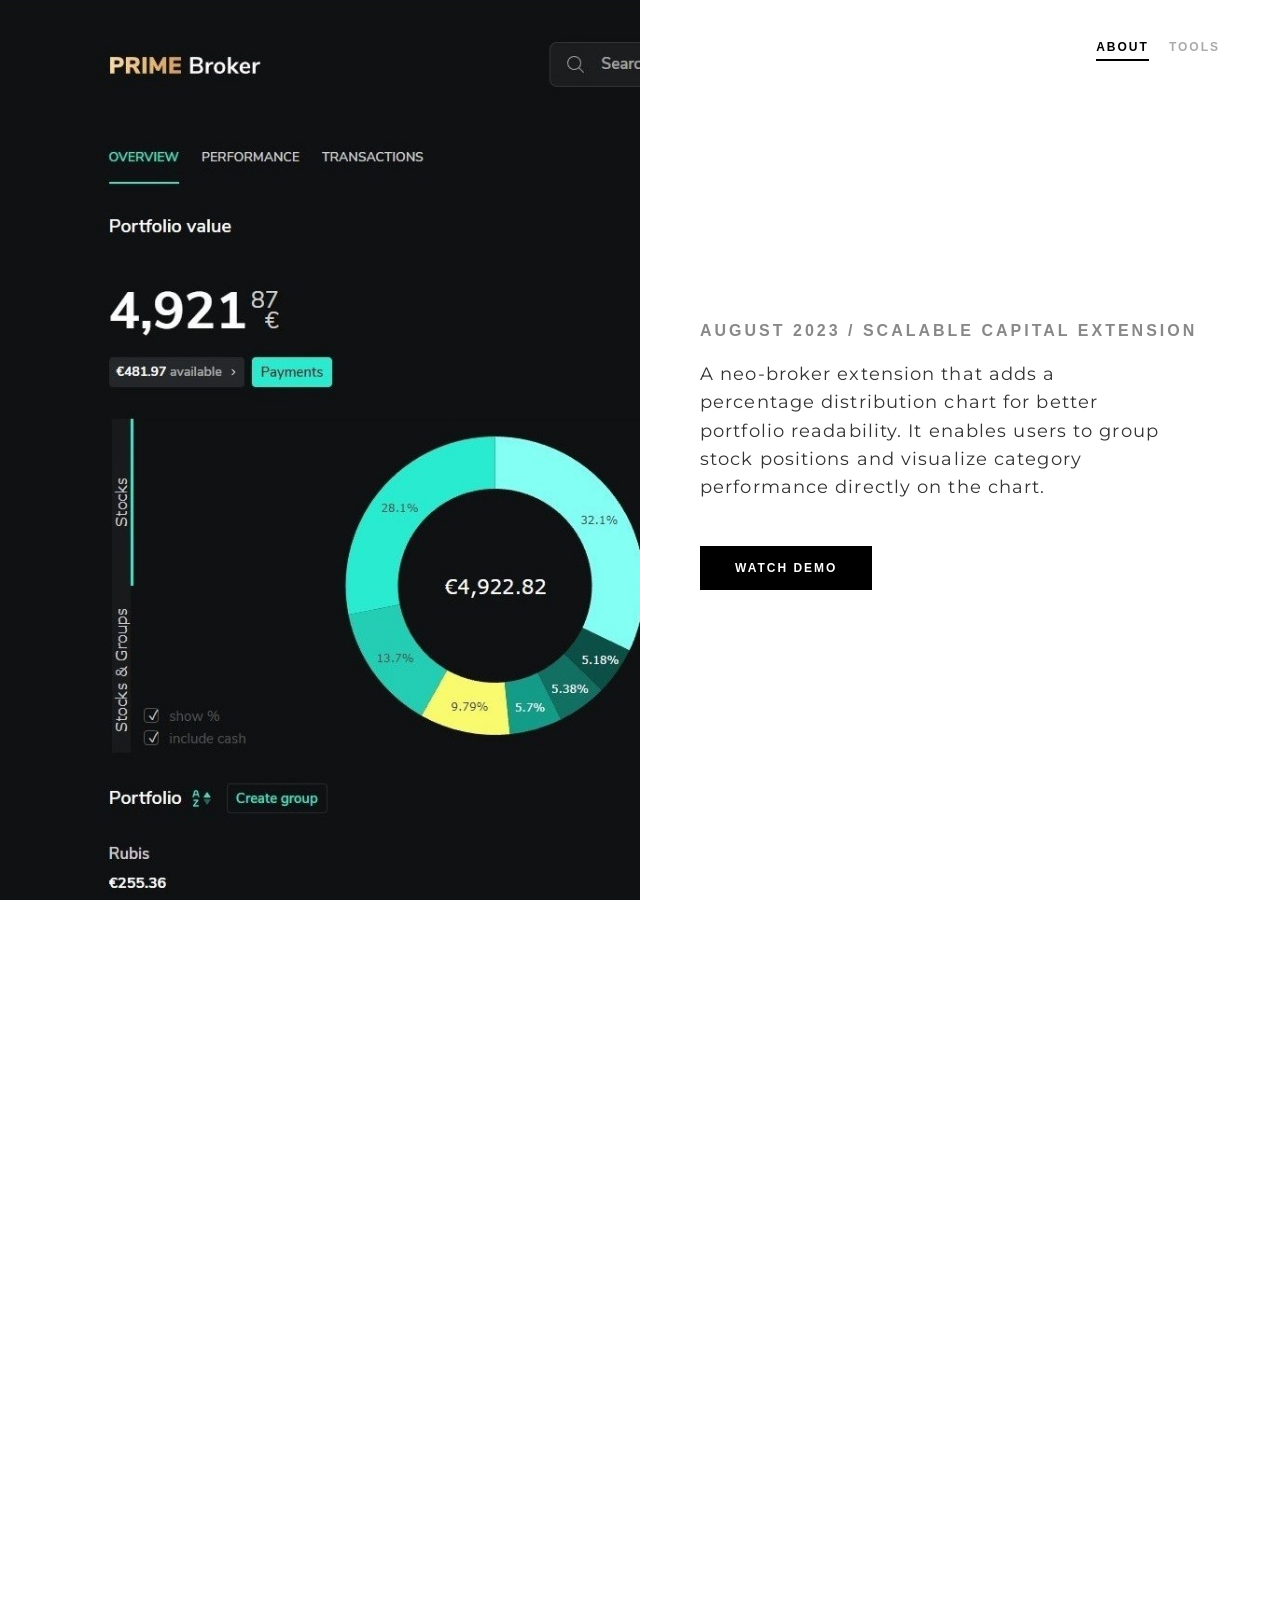
<file: index.html>
<!DOCTYPE html>
<html lang="en">
<head>
<meta charset="UTF-8" name="robots" content="noindex, nofollow, noarchive">
<title>Cornel's portfolio</title>
<link rel="icon" href="assets/icons/suitcase-portfolio-svgrepo-com.svg" type="image/x-icon">
<link rel="preconnect" href="https://googleapis.com">
<link rel="preconnect" href="https://gstatic.com" crossorigin>
<link rel="stylesheet" href="https://fonts.googleapis.com/css?family=Montserrat">
<link rel="stylesheet" href="style.css">
</head>
<body>

<div class="main-wrapper" id="slider">
  <!-- Project 8 -->
  <div class="row">
    <div class="left">
      <div class="row-app-img-container">
        <img class="row-app-img-full-vhvw" src="images/portfolio_img/scalable/extension_16_9.jpg" alt="Scalable capital extension" />
      </div>
    </div>
    <div class="card-tabs">
      <input type="radio" name="tab8" id="about-8" checked>
      <input type="radio" name="tab8" id="tools-8">
      
      <div class="nav">
        <label for="about-8">About</label>
        <label for="tools-8">Tools</label>
      </div>

      <div class="tab-content content-about">
        <h2>August 2023 / Scalable Capital extension</h2>
        <p class="project-short-descr">
          A neo-broker extension that adds a percentage distribution chart for better portfolio readability. It enables users to group stock positions and visualize category performance directly on the chart.
        </p>
        <div class="project-row-btns-list">
          <a href="https://www.youtube.com/watch?v=Dw2yRuYYHG8" class="project-row-btn" target="_blank">WATCH DEMO</a>
        </div> 
      </div>

      <div class="tab-content content-tools">
        <h2>Production Tools</h2>
        <ul>
          <li>Visual Studio Code</li>
          <li>JavaScript</li>
          <li>Plotly.js</li>  
          <li>Chrome DevTools</li>
          <li>Git</li>
        </ul>
      </div>
    </div>
  </div>

  <!-- Project 7 -->
  <div class="row">
    <div class="left">
      <div class="row-app-img-container">
        <img class="row-app-img-full-vhvw" src="images/portfolio_img/brunetto/Untitled0.png" alt="Brunetto app" />
      </div>
    </div>
    <div class="card-tabs">
      <input type="radio" name="tab7" id="about-7" checked>
      <input type="radio" name="tab7" id="tools-7">
      
      <div class="nav">
        <label for="about-7">About</label>
        <label for="tools-7">Tools</label>
      </div>

      <div class="tab-content content-about">
        <h2>January 2023 / Brunetto</h2>
        <p class="project-short-descr">
          The Brunetto Application is a German gross-to-net salary calculator <strong>with over 13,000 downloads</strong> and <strong>1,600 monthly active users</strong>. It features visual tax diagrams and a detailed breakdown of social security contributions and income tax components.
        </p>
        <div class="project-row-btns-list">
          <a href="https://www.youtube.com/watch?v=s1Rtj7-uJIE" class="project-row-btn" target="_blank">WATCH DEMO</a>
          <a href="https://play.google.com/store/apps/details?id=com.malferma.brunetto&pcampaignid=web_share" class="project-row-btn" target="_blank">GOOGLE PLAY</a>
        </div> 
      </div>

      <div class="tab-content content-tools">
        <h2>Production Tools</h2>
        <ul>
          <li>Android Studio IDE</li> 
          <li>Kotlin</li>
          <li>Jetpack Compose</li>
          <li>Room</li>
          <li>Git</li>
          <li>KtLint</li> 
          <li>Detekt</li>
        </ul>
      </div>
    </div>
  </div>

  <!-- Project 6 -->
  <div class="row">
    <div class="left">
      <div class="row-app-img-container">
        <img class="row-app-img-full-vhvw" src="images/portfolio_img/memento_mori/Untitled0.png" alt="Memento Mori app" />
      </div>
    </div>
    <div class="card-tabs">
      <input type="radio" name="tab6" id="about-6" checked>
      <input type="radio" name="tab6" id="tools-6">
      
      <div class="nav">
        <label for="about-6">About</label>
        <label for="tools-6">Tools</label>
      </div>

      <div class="tab-content content-about">
        <h2>January 2023 / Memento mori</h2>
        <p class="project-short-descr">
          This application utilizes an interactive dashboard to display life expectancy data, organized into six distinct age brackets for better analysis.
        </p>
        <div class="project-row-btns-list">
          <a href="https://www.youtube.com/watch?v=smXpJBDgnTE" class="project-row-btn" target="_blank">WATCH DEMO</a>
          <a href="https://play.google.com/store/apps/details?id=com.malferma.mementomori&pcampaignid=web_share" class="project-row-btn" target="_blank">GOOGLE PLAY</a>
        </div> 
      </div>

      <div class="tab-content content-tools">
        <h2>Production Tools</h2>
        <ul>
          <li>Android Studio IDE</li> 
          <li>Kotlin</li>
          <li>Jetpack Compose</li>
          <li>Room</li>
          <li>Git</li>
          <li>KtLint</li> 
          <li>Detekt</li>
          <li>GitHub CI</li>
        </ul>
      </div>
    </div>
  </div>

  <!-- Project 5 -->
    <div class="row">
    <div class="left">
      <div class="row-app-img-container">
        <img class="row-app-img-full-vhvw" src="images/portfolio_img/ipsubnetting_mobile/Untitled0.png" alt="Ip Subnetting mobile app" />
      </div>
    </div>
    <div class="card-tabs">
      <input type="radio" name="tab5" id="about-5" checked>
      <input type="radio" name="tab5" id="tools-5">
      
      <div class="nav">
        <label for="about-5">About</label>
        <label for="tools-5">Tools</label>
      </div>

      <div class="tab-content content-about">
        <h2>November 2022 / Ip Subnetting</h2>
        <p class="project-short-descr">
          A mobile IP calculator <strong>with over 5,000 downloads</strong> and <strong>1,100 monthly active users</strong>. It features a training mode with visual progress tracking, performance diagrams, and a leaderboard for top-scoring users.
        </p>
        <div class="project-row-btns-list">
          <a href="https://www.youtube.com/watch?v=9incyY8zYcA" class="project-row-btn" target="_blank">WATCH DEMO</a>
          <a href="https://play.google.com/store/apps/details?id=com.malferma&pcampaignid=web_share" class="project-row-btn" target="_blank">GOOGLE PLAY</a>
        </div> 
      </div>

      <div class="tab-content content-tools">
        <h2>Production Tools</h2>
        <ul>
          <li>Android Studio IDE</li> 
          <li>Kotlin</li>
          <li>Jetpack Compose</li>
          <li>Room</li>
          <li>Firebase</li>
          <li>Git</li>
        </ul>
      </div>
    </div>
  </div>

  <!-- Project 4 -->
  <div class="row">
    <div class="left">
      <div class="row-app-img-container">
        <img class="row-app-img-full-vhvw" src="images/portfolio_img/qshoplist/quick_shop_list_f.png" alt="Quick Shop List app" />
      </div> 
    </div>
    <div class="card-tabs">
      <input type="radio" name="tab4" id="about-4" checked>
      <input type="radio" name="tab4" id="tools-4">
      
      <div class="nav">
        <label for="about-4">About</label>
        <label for="tools-4">Tools</label>
      </div>

      <div class="tab-content content-about">
        <h2>April 2022 / Quick Shopping List</h2>
        <p class="project-short-descr">
          An application that allows users to create and customize lists of items with the flexibility to edit, delete, and store these locally.
        </p>
        <div class="project-row-btns-list">
          <a href="https://www.youtube.com/watch?v=q-BrlzNZX1s" class="project-row-btn" target="_blank">WATCH DEMO</a>
        </div> 
      </div>

      <div class="tab-content content-tools">
        <h2>Production Tools</h2>
        <ul>
          <li>Kotlin</li>
          <li>Shared Preferences</li>
          <li>View XML</li>
          <li>Android Studio IDE</li>
        </ul>
      </div>
    </div>
  </div>

  <!-- Project 3 -->
  <div class="row">
    <div class="left">
      <!--No img, Project name -->
      <!--<h1 style="font-size: 80px; opacity: 0.3;">MOON</h1>-->
      <div class="row-app-img-container">
        <img class="row-app-img-full-height" src="images/portfolio_img/sudoku/sudoku_f2.png" alt="Sudoku app" />
      </div>
    </div>
    <div class="card-tabs">
      <input type="radio" name="tab3" id="about-3" checked>
      <input type="radio" name="tab3" id="tools-3">
      
      <div class="nav">
        <label for="about-3">About</label>
        <label for="tools-3">Tools</label>
      </div>

      <div class="tab-content content-about">
        <h2>July 2021 / SUDOKU</h2>
        <p class="project-short-descr">
          A versatile desktop Sudoku application to play, <strong>generate</strong>, and <strong>solve</strong> puzzles across multiple difficulty levels, featuring an integrated hint system for extra help.
        </p>
        <div class="project-row-btns-list">
          <a href="https://www.youtube.com/watch?v=-RR6sMF6qnA" class="project-row-btn" target="_blank">WATCH DEMO</a>
        </div> 
      </div>

      <div class="tab-content content-tools">
        <h2>Production Tools</h2>
        <ul>
          <li>C#</li>
          <li>Windows Forms</li>
          <li>Visual Studio IDE</li>
        </ul>
      </div>
    </div>
  </div>

   <!-- Project Row 2 -->
  <div class="row">
    <div class="left">
      <div class="row-app-img-container">
        <img class="row-app-img" src="images/portfolio_img/donnerstag/donnerstag_f.png" alt="Donnerstag App" />
      </div>
    </div>
    <div class="card-tabs">
      <input type="radio" name="tab2" id="about-2" checked>
      <input type="radio" name="tab2" id="tools-2">
      
      <div class="nav">
        <label for="about-2">About</label>
        <label for="tools-2">Tools</label>
      </div>

      <div class="tab-content content-about">
        <h2>May 2021 / Donnerstag</h2>
        <p class="project-short-descr">
          A personal project developed for scrap metal dealers, combining CRM functionality with custom modules for recipe management and calculations.
        </p>
        <div class="project-row-btns-list">
          <a href="https://www.youtube.com/watch?v=qlcDPibG220" class="project-row-btn" target="_blank">WATCH DEMO</a>
        </div>   
      </div>

      <div class="tab-content content-tools">
        <h2>Production Tools</h2>
        <ul>
          <li>JavaFX</li>
          <li>FXML</li>
          <li>iText</li>
          <li>Maria DB</li>
          <li>JDBC</li>
          <li>IntelliJ IDEA</li>
          <li>Scene Builder</li>
        </ul>
      </div>
    </div>
  </div>

 <!-- Project Row 1 -->
  <div class="row">
    <div class="left">
      <div class="row-app-img-container">
        <img class="row-app-img" src="images/portfolio_img/ipsubnetting/ipsubnetting_1_f.png" alt="IpSubnettApp" />
      </div>
    </div>
    <div class="card-tabs">
      <input type="radio" name="tab1" id="about-1" checked>
      <input type="radio" name="tab1" id="tools-1">
      
      <div class="nav">
        <label for="about-1">About</label>
        <label for="tools-1">Tools</label>
      </div>

      <div class="tab-content content-about">
        <h2>February 2021 / IP Subnetting</h2>
        <p class="project-short-descr">
          A desktop application that functions as an IP calculator. It includes a training module with visual progress tracking and performance diagrams. 
          <br>
          P.S. This is the very first application I created.
        </p>
        <div class="project-row-btns-list">
          <a href="https://www.youtube.com/watch?v=4Pl0wvnh5DY" class="project-row-btn" target="_blank">WATCH DEMO</a>
          <a href="https://github.com/lenrocme/IP-Subnetting-Desktop/releases/download/v1.0/IPsubnet_set.exe" download class="project-row-btn">DOWNLOAD</a>
        </div>
      </div>

      <div class="tab-content content-tools">
        <h2>Production Tools</h2>
        <ul>
          <li>Python</li>
          <li>Kivy</li>
          <li>PyInstaller</li>
          <li>Inno Setup</li>
          <li>PyCharm IDE</li>
        </ul>
      </div>
    </div>

  </div>
    <footer>
      <p>&copy; 2021-<span id="current-year"></span> Corneliu Mavrodi. All rights reserved.</p>
    </footer>
</div>

<!-- Back to Top Button 
<button id="backToTop" title="Go to top">↑</button>-->
  

  
<script>

  // Update the year in the footer dynamically
  document.getElementById('current-year').textContent = new Date().getFullYear();
  //const topBtn = document.getElementById("backToTop");
  //const scrollContainer = document.querySelector('.main-wrapper');

  let currentIdx = 0;
  const slider = document.getElementById('slider');
  const totalRows = document.querySelectorAll('.row').length;
  let isLocked = false;

  // Listen for the scroll wheel
  window.addEventListener('wheel', (e) => {
    if (isLocked) return;

    // Detect scroll direction (threshold of 20 to avoid accidental micro-scrolls)
    if (e.deltaY > 20 && currentIdx < totalRows - 1) {
      currentIdx++;
      performSlide();
    } else if (e.deltaY < -20 && currentIdx > 0) {
      currentIdx--;
      performSlide();
    }

    /*if (currentIdx > 1) {
      topBtn.style.display = "block";
    } else {
      topBtn.style.display = "none";
    }*/
  }, { passive: false });

  function performSlide() {
    isLocked = true;
    const offset = currentIdx * 100;
    slider.style.transform = `translateY(-${offset}vh)`;
    
    // Lock interaction to allow the animation to finish
    setTimeout(() => {
      isLocked = false;
    }, 1200); 


  }

  topBtn.onclick = function() {
    scrollContainer.style.transform = 'translateY(0)';
    currentIdx = 0;
    topBtn.style.display = "block";
  };

</script>

</body>
</html>
</file>
<file: style.css>
body, html { 
  margin: 0; 
  padding: 0; 
  height: 100%; 
  overflow: hidden; /* Prevents standard scrolling */
  font-family: 'Helvetica', 
  sans-serif; 
  background: #fff; 
}

/* The Container that actually moves */
.main-wrapper { 
  height: 100vh; 
  width: 100%; 
  transition: transform 1.1s cubic-bezier(0.45, 0.05, 0.55, 0.95); 
  will-change: transform;
  flex: 1;
}

.row { 
  display: flex; 
  height: 100vh;
  width: 100%;
  box-sizing: border-box;      
}

.row:nth-child(even) .left { 
  background: #000; 
  color: #fff; 
}

.row:nth-child(odd) .left { 
  background: #d1d1d1; 
  color: #000; 
}

/* Left Side: Placeholders */
.left { 
  width: 50vw;
  /*flex: 1; */
  align-items: center; 
  justify-content: center; 
  position: relative; 
  box-sizing: border-box;
}

/* Right Side: Content & Tabs */
.card-tabs { 
  width: 50vw; 
  padding: 60px; 
  display: flex;
  flex-direction: column;
  justify-content: center; 
  position: relative; 
  background: #fff; 
  border-bottom: 1px solid #ffffff; 
  box-sizing: border-box;
}

/* Tab Navigation styling */
.nav { 
  position: absolute; 
  top: 40px; 
  right: 60px; 
  display: flex; 
  gap: 20px; 
  z-index: 10; 
}
.nav label { 
  cursor: pointer; 
  font-size: 12px; 
  font-weight: bold; 
  text-transform: uppercase;
  letter-spacing: 2px; 
  color: #aaa; 
  transition: 0.3s; 
  padding-bottom: 5px;
  border-bottom: 2px solid transparent; 
}

/* Tab Logic using Radio Buttons */
input[type="radio"] { display: none; }
.tab-content { display: none; animation: fadeIn 1s ease forwards; }

/* Show content based on which radio is checked */
.card-tabs input:nth-of-type(1):checked ~ .content-about {
  display: block;
}

.card-tabs input:nth-of-type(2):checked ~ .content-tools {
  display: block;
}

/* Active Tab styling */
.card-tabs input:nth-of-type(1):checked ~ .nav label:nth-of-type(1),
.card-tabs input:nth-of-type(2):checked ~ .nav label:nth-of-type(2) {
  color: #000;
  border-bottom: 2px solid #000;
}

.row-app-img-container {
  width: 100%;
  height: 100%;
  overflow: hidden;
  display: flex;
  justify-content: center; /* Centers horizontally */
  align-items: center;     /* Centers vertically */
}

.row-app-img {
  width: 100%;
  height: auto;
  object-fit: cover;
  object-position: center; 
}

.row-app-img-center {
  width: 100%;
  object-fit: cover;
  object-position: center; 
}

.row-app-img-full-height {
  width: 100%;
  height: 100%;
  object-fit: scale-down;
  object-position: center; 
}

.row-app-img-full-vhvw {
  width: 100%;
  height: 100%;
  object-fit: cover;
  object-position: center; 
}

/* Typography & Elements */
h2 { 
  font-size: 01rem; 
  letter-spacing: 3px; 
  text-transform: uppercase; 
  color: #888; 
  margin-bottom: 20px; 
}

p { 
  font-size: 1rem; 
  margin: 0;
  letter-spacing: 1.1px;
  line-height: 1.6;
  color: #333;
}

.project-short-descr { 
  font-family: 'Montserrat', sans-serif;
  font-size: 1.1rem; 
  letter-spacing: 1.1px;
  line-height: 1.6;
  max-width: 460px; 
  color: #333;
}

ul { list-style: none; padding: 0; }
ul li { 
  margin-bottom: 12px; 
  font-weight: bold; 
  font-size: 1rem; 
  display: flex; 
  align-items: center; 
  color: #333333; 
  font-family: 'Montserrat', sans-serif;
  letter-spacing: 1.1px;
}

ul li::before { content: "■"; font-size: 11px; margin-right: 15px; color: #333333; }

.project-row-btns-list
{
  display: flex;
  gap: 40px;
  margin-top: 45px;
}

.project-row-btn { 
  text-decoration: none;
  background: #000; 
  color: #fff;
  padding: 15px 35px; 
  border: none; 
  cursor: pointer; 
  font-size: 12px; 
  letter-spacing: 2px; 
  font-weight: bold; 
  transition: 0.3s; 
}

.project-row-btn:hover { 
  opacity: 0.7; 
}

/*
#backToTop {
  display: none;
  justify-content: center;
  align-items: center;
  height: 45px;
  width: 45px;
  position: fixed;
  bottom: 20px;
  right: 20px;
  padding-bottom: 10px;
  background-color: #070707;
  color: rgb(255, 255, 255);
  border: none;
  border-radius: 50%;
  cursor: pointer;
  font-family: 'Montserrat', sans-serif;
  font-size: 38px;
  font-weight: 600;
  z-index: 100; 
}

#backToTop:hover {
  background-color: #80e3fc;
}*/

footer {
  height: 33px;
  width: 100%;
  margin-top: -33px;
  background-color: #131313;
  position: relative;
  z-index: 10;

}

footer p {
  font-family: 'Montserrat', sans-serif;
  font-size: 0.8rem;
  text-align: center;
  color: #d3d3d3;
  line-height: 1;
  padding: 10px;
}

@keyframes fadeIn { from { opacity: 0; transform: translateY(10px); } to { opacity: 1; transform: translateY(0); } }
</file>
